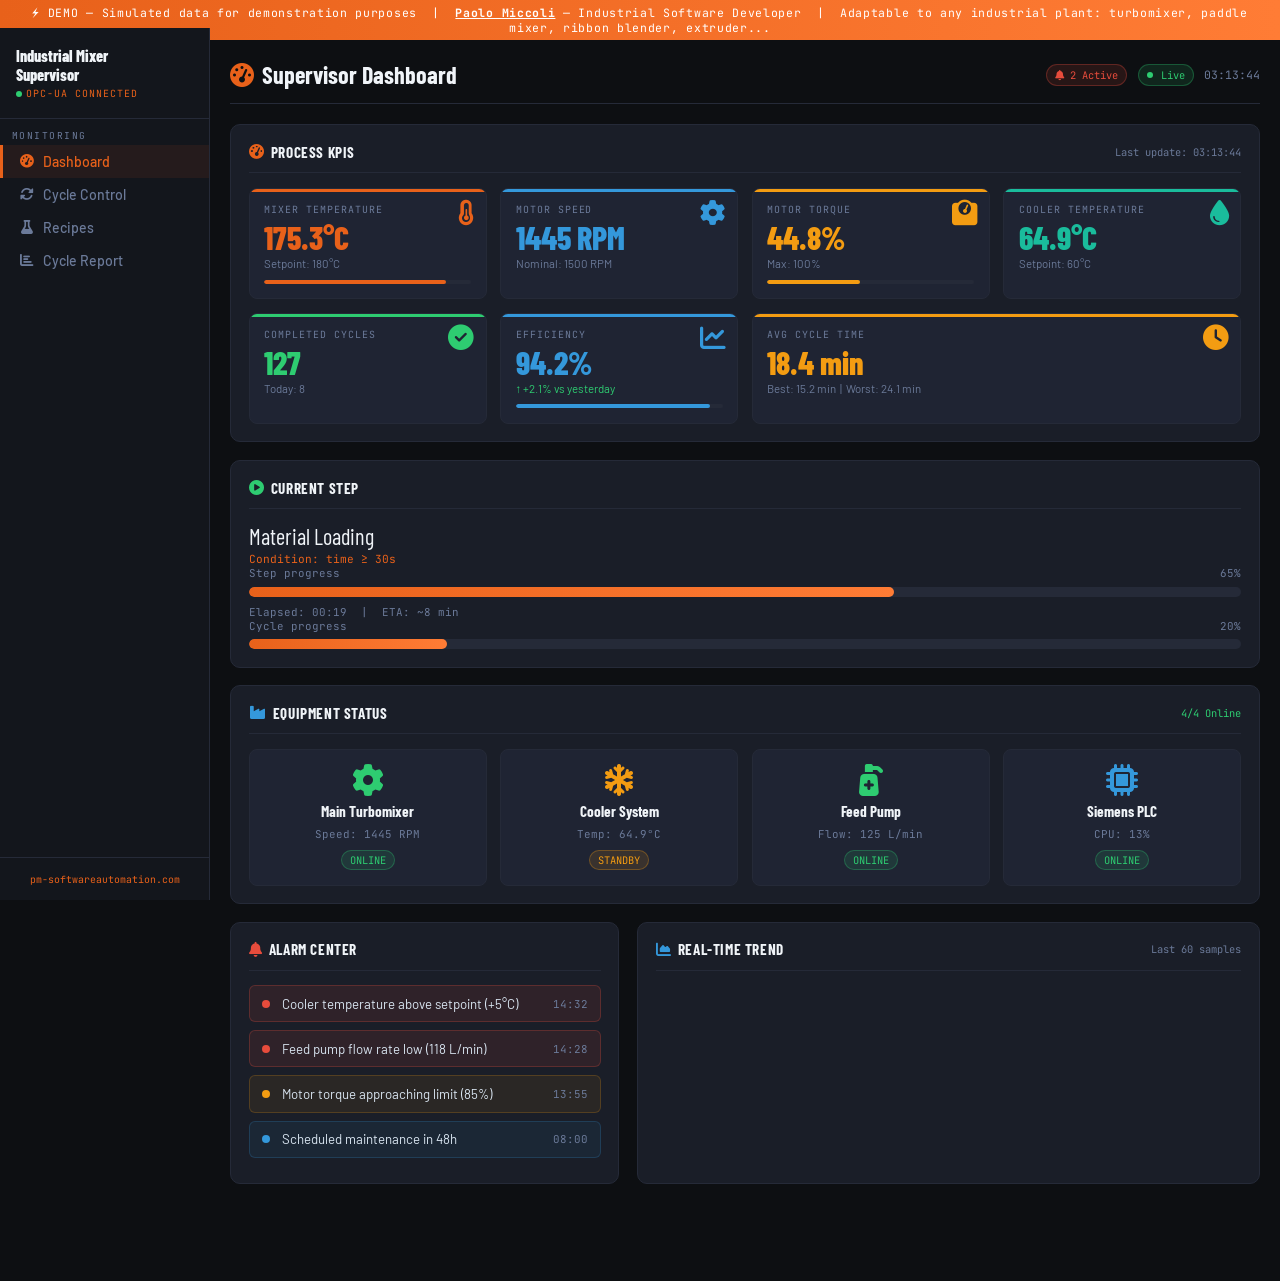
<file: index.html>
<!doctype html>
<html lang="en">
  <head>
    <meta charset="UTF-8" />
    <meta name="viewport" content="width=device-width, initial-scale=1" />
    <title>Industrial Mixer Supervisor — PM Software & Automation</title>
    <link
      href="https://fonts.googleapis.com/css2?family=Barlow+Condensed:wght@400;600;700;800&family=Barlow:wght@300;400;500;600&family=JetBrains+Mono:wght@400;600&display=swap"
      rel="stylesheet"
    />
    <link
      rel="stylesheet"
      href="https://cdnjs.cloudflare.com/ajax/libs/font-awesome/6.5.0/css/all.min.css"
    />
    <style>
      :root {
        --bg: #0d0f12;
        --bg2: #13161c;
        --panel: #1a1e28;
        --panel2: #1f2433;
        --border: #252a38;
        --orange: #e8611a;
        --org2: #ff7c35;
        --green: #2ecc71;
        --red: #e74c3c;
        --yellow: #f39c12;
        --blue: #3498db;
        --cyan: #1abc9c;
        --steel: #afc4d8;
        --muted: #6b7a99;
        --text: #d8e4f0;
        --white: #f0f4f8;
        --fh: "Barlow Condensed", sans-serif;
        --fb: "Barlow", sans-serif;
        --fm: "JetBrains Mono", monospace;
        --r: 10px;
      }
      *,
      *::before,
      *::after {
        box-sizing: border-box;
        margin: 0;
        padding: 0;
      }
      html {
        scroll-behavior: smooth;
      }
      body {
        background: var(--bg);
        color: var(--text);
        font-family: var(--fb);
        font-size: 15px;
        min-height: 100vh;
      }

      /* BANNER */
      .banner {
        background: linear-gradient(90deg, var(--orange), var(--org2));
        text-align: center;
        padding: 5px 1rem;
        font-family: var(--fm);
        font-size: 0.72rem;
        color: #fff;
        letter-spacing: 0.06em;
      }
      .banner a {
        color: #fff;
        font-weight: 700;
      }

      /* LAYOUT */
      .layout {
        display: flex;
        min-height: calc(100vh - 28px);
      }

      /* SIDEBAR */
      .sidebar {
        width: 210px;
        flex-shrink: 0;
        background: var(--bg2);
        border-right: 1px solid var(--border);
        display: flex;
        flex-direction: column;
        position: fixed;
        top: 28px;
        left: 0;
        bottom: 0;
        z-index: 50;
      }
      .sb-logo {
        padding: 1.1rem 1rem;
        border-bottom: 1px solid var(--border);
      }
      .sb-logo-title {
        font-family: var(--fh);
        font-weight: 800;
        font-size: 1rem;
        color: var(--white);
        line-height: 1.2;
      }
      .sb-logo-sub {
        font-family: var(--fm);
        font-size: 0.62rem;
        color: var(--orange);
        letter-spacing: 0.1em;
        margin-top: 3px;
      }
      .live-dot {
        display: inline-block;
        width: 6px;
        height: 6px;
        background: var(--green);
        border-radius: 50%;
        margin-right: 4px;
        animation: blink 1.5s infinite;
      }
      @keyframes blink {
        0%,
        100% {
          opacity: 1;
        }
        50% {
          opacity: 0.2;
        }
      }
      .sb-section {
        padding: 0.65rem 0.75rem 0.2rem;
        font-family: var(--fm);
        font-size: 0.6rem;
        color: var(--muted);
        letter-spacing: 0.15em;
        text-transform: uppercase;
      }
      .sb-item {
        display: flex;
        align-items: center;
        gap: 0.55rem;
        padding: 0.5rem 1rem;
        color: var(--muted);
        font-size: 0.88rem;
        font-weight: 500;
        cursor: pointer;
        border-left: 3px solid transparent;
        transition: all 0.15s;
        text-decoration: none;
      }
      .sb-item:hover {
        color: var(--text);
        background: var(--panel);
      }
      .sb-item.active {
        color: var(--orange);
        border-left-color: var(--orange);
        background: rgba(232, 97, 26, 0.08);
      }
      .sb-item i {
        width: 15px;
        text-align: center;
        font-size: 0.85rem;
      }
      .sb-footer {
        margin-top: auto;
        padding: 0.9rem;
        border-top: 1px solid var(--border);
        font-family: var(--fm);
        font-size: 0.62rem;
        color: var(--muted);
        text-align: center;
      }
      .sb-footer a {
        color: var(--orange);
        text-decoration: none;
      }

      /* MAIN */
      .main {
        margin-left: 210px;
        padding: 1.25rem;
        flex: 1;
      }
      .page {
        display: none;
      }
      .page.active {
        display: block;
      }

      /* TOPBAR */
      .topbar {
        display: flex;
        align-items: center;
        justify-content: space-between;
        margin-bottom: 1.25rem;
        padding-bottom: 0.9rem;
        border-bottom: 1px solid var(--border);
      }
      .topbar-title {
        font-family: var(--fh);
        font-weight: 700;
        font-size: 1.5rem;
        color: var(--white);
      }
      .topbar-main {
        display: flex;
        align-items: center;
        gap: 0.65rem;
      }
      .topbar-menu {
        display: none;
      }
      .topbar-right {
        display: flex;
        align-items: center;
        gap: 0.65rem;
      }
      .clock {
        font-family: var(--fm);
        font-size: 0.72rem;
        color: var(--muted);
      }
      .badge-live {
        font-family: var(--fm);
        font-size: 0.65rem;
        background: rgba(46, 204, 113, 0.12);
        color: var(--green);
        border: 1px solid rgba(46, 204, 113, 0.3);
        padding: 3px 8px;
        border-radius: 20px;
        display: flex;
        align-items: center;
        gap: 4px;
      }
      .badge-alarm {
        font-family: var(--fm);
        font-size: 0.65rem;
        background: rgba(231, 76, 60, 0.12);
        color: var(--red);
        border: 1px solid rgba(231, 76, 60, 0.3);
        padding: 3px 8px;
        border-radius: 20px;
        cursor: pointer;
      }

      /* CARDS */
      .card {
        background: var(--panel);
        border: 1px solid var(--border);
        border-radius: var(--r);
        padding: 1.1rem;
        margin-bottom: 1.1rem;
      }
      .card-head {
        display: flex;
        align-items: center;
        gap: 0.45rem;
        margin-bottom: 0.9rem;
        padding-bottom: 0.7rem;
        border-bottom: 1px solid var(--border);
      }
      .card-head h2 {
        font-family: var(--fh);
        font-weight: 700;
        font-size: 0.95rem;
        color: var(--white);
        letter-spacing: 0.04em;
        text-transform: uppercase;
      }
      .card-head-right {
        margin-left: auto;
        font-family: var(--fm);
        font-size: 0.65rem;
        color: var(--muted);
      }

      /* KPI GRID */
      .kpi-grid {
        display: grid;
        grid-template-columns: repeat(4, 1fr);
        gap: 0.85rem;
      }
      .kpi-wide {
        grid-column: span 2;
      }
      @media (max-width: 1100px) {
        .kpi-grid {
          grid-template-columns: repeat(2, 1fr);
        }
      }
      @media (max-width: 650px) {
        .kpi-grid {
          grid-template-columns: 1fr;
        }
      }

      .kpi {
        background: var(--panel2);
        border: 1px solid var(--border);
        border-radius: 8px;
        padding: 0.9rem;
        display: flex;
        flex-direction: column;
        position: relative;
        overflow: hidden;
      }
      .kpi::before {
        content: "";
        position: absolute;
        top: 0;
        left: 0;
        right: 0;
        height: 3px;
      }
      .kpi.orange::before {
        background: var(--orange);
      }
      .kpi.green::before {
        background: var(--green);
      }
      .kpi.blue::before {
        background: var(--blue);
      }
      .kpi.yellow::before {
        background: var(--yellow);
      }
      .kpi.red::before {
        background: var(--red);
      }
      .kpi.cyan::before {
        background: var(--cyan);
      }
      .kpi-icon {
        position: absolute;
        top: 0.7rem;
        right: 0.7rem;
        font-size: 1.6rem;
        opacity: 1;
      }
      .kpi-label {
        font-family: var(--fm);
        font-size: 0.62rem;
        color: var(--muted);
        letter-spacing: 0.1em;
        text-transform: uppercase;
        margin-bottom: 0.3rem;
      }
      .kpi-val {
        font-family: var(--fh);
        font-weight: 800;
        font-size: 2rem;
        line-height: 1;
        margin-bottom: 0.2rem;
      }
      .kpi.orange .kpi-val {
        color: var(--orange);
      }
      .kpi.green .kpi-val {
        color: var(--green);
      }
      .kpi.blue .kpi-val {
        color: var(--blue);
      }
      .kpi.yellow .kpi-val {
        color: var(--yellow);
      }
      .kpi.red .kpi-val {
        color: var(--red);
      }
      .kpi.cyan .kpi-val {
        color: var(--cyan);
      }
      .kpi-sub {
        font-size: 0.72rem;
        color: var(--muted);
      }
      .kpi-bar {
        margin-top: 0.6rem;
        height: 4px;
        background: var(--border);
        border-radius: 2px;
        overflow: hidden;
      }
      .kpi-bar-fill {
        height: 100%;
        border-radius: 2px;
        transition: width 0.6s ease;
      }
      .kpi.orange .kpi-bar-fill {
        background: var(--orange);
      }
      .kpi.green .kpi-bar-fill {
        background: var(--green);
      }
      .kpi.blue .kpi-bar-fill {
        background: var(--blue);
      }
      .kpi.yellow .kpi-bar-fill {
        background: var(--yellow);
      }
      .kpi.cyan .kpi-bar-fill {
        background: var(--cyan);
      }

      /* EQUIPMENT */
      .eq-grid {
        display: grid;
        grid-template-columns: repeat(4, 1fr);
        gap: 0.85rem;
      }
      @media (max-width: 900px) {
        .eq-grid {
          grid-template-columns: repeat(2, 1fr);
        }
      }
      .eq-card {
        background: var(--panel2);
        border: 1px solid var(--border);
        border-radius: 8px;
        padding: 0.9rem;
        display: flex;
        flex-direction: column;
        align-items: center;
        text-align: center;
        gap: 0.4rem;
      }
      .eq-icon {
        font-size: 2rem;
      }
      .eq-icon.online {
        color: var(--green);
        animation: spin 4s linear infinite;
      }
      .eq-icon.standby {
        color: var(--yellow);
        animation: pulse2 2s ease-in-out infinite;
      }
      .eq-icon.offline {
        color: var(--red);
      }
      .eq-icon.static {
        color: var(--blue);
      }
      @keyframes spin {
        from {
          transform: rotate(0deg);
        }
        to {
          transform: rotate(360deg);
        }
      }
      @keyframes pulse2 {
        0%,
        100% {
          opacity: 1;
        }
        50% {
          opacity: 0.3;
        }
      }
      .eq-name {
        font-family: var(--fh);
        font-weight: 700;
        font-size: 0.95rem;
        color: var(--white);
      }
      .eq-detail {
        font-family: var(--fm);
        font-size: 0.68rem;
        color: var(--muted);
      }
      .eq-badge {
        font-family: var(--fm);
        font-size: 0.65rem;
        padding: 2px 8px;
        border-radius: 20px;
        margin-top: 0.2rem;
      }
      .eq-badge.online {
        background: rgba(46, 204, 113, 0.12);
        color: var(--green);
        border: 1px solid rgba(46, 204, 113, 0.3);
      }
      .eq-badge.standby {
        background: rgba(243, 156, 18, 0.12);
        color: var(--yellow);
        border: 1px solid rgba(243, 156, 18, 0.3);
      }
      .eq-badge.offline {
        background: rgba(231, 76, 60, 0.12);
        color: var(--red);
        border: 1px solid rgba(231, 76, 60, 0.3);
      }

      /* TREND CANVAS */
      .trend-wrap {
        position: relative;
        height: 180px;
        width: 100%;
      }
      canvas {
        width: 100% !important;
      }

      /* ALARMS */
      .alarm-list {
        display: flex;
        flex-direction: column;
        gap: 0.5rem;
      }
      .alarm-item {
        display: flex;
        align-items: center;
        gap: 0.75rem;
        padding: 0.6rem 0.75rem;
        border-radius: 6px;
        font-size: 0.85rem;
      }
      .alarm-item.active {
        background: rgba(231, 76, 60, 0.1);
        border: 1px solid rgba(231, 76, 60, 0.25);
      }
      .alarm-item.warn {
        background: rgba(243, 156, 18, 0.08);
        border: 1px solid rgba(243, 156, 18, 0.2);
      }
      .alarm-item.info {
        background: rgba(52, 152, 219, 0.08);
        border: 1px solid rgba(52, 152, 219, 0.2);
      }
      .alarm-dot {
        width: 8px;
        height: 8px;
        border-radius: 50%;
        flex-shrink: 0;
      }
      .alarm-item.active .alarm-dot {
        background: var(--red);
        animation: blink 0.8s infinite;
      }
      .alarm-item.warn .alarm-dot {
        background: var(--yellow);
      }
      .alarm-item.info .alarm-dot {
        background: var(--blue);
      }
      .alarm-time {
        font-family: var(--fm);
        font-size: 0.68rem;
        color: var(--muted);
        margin-left: auto;
        white-space: nowrap;
      }

      /* CYCLE */
      .step-grid {
        display: grid;
        grid-template-columns: 1fr 1fr;
        gap: 1.1rem;
      }
      @media (max-width: 800px) {
        .step-grid {
          grid-template-columns: 1fr;
        }
      }
      .step-list {
        display: flex;
        flex-direction: column;
        gap: 0.4rem;
      }
      .step-item {
        display: flex;
        align-items: center;
        gap: 0.65rem;
        padding: 0.55rem 0.75rem;
        background: var(--panel2);
        border: 1px solid var(--border);
        border-radius: 6px;
        font-size: 0.85rem;
        transition: all 0.2s;
      }
      .step-item.current {
        border-color: var(--orange);
        background: rgba(232, 97, 26, 0.08);
      }
      .step-item.done {
        border-color: rgba(46, 204, 113, 0.3);
        background: rgba(46, 204, 113, 0.05);
      }
      .step-num {
        font-family: var(--fm);
        font-size: 0.7rem;
        color: var(--muted);
        min-width: 20px;
      }
      .step-name {
        flex: 1;
        color: var(--steel);
      }
      .step-item.current .step-name {
        color: var(--white);
        font-weight: 600;
      }
      .step-cond {
        font-family: var(--fm);
        font-size: 0.68rem;
        color: var(--muted);
      }
      .step-status {
        font-family: var(--fm);
        font-size: 0.65rem;
        padding: 2px 6px;
        border-radius: 4px;
      }
      .step-status.done {
        background: rgba(46, 204, 113, 0.12);
        color: var(--green);
      }
      .step-status.running {
        background: rgba(232, 97, 26, 0.12);
        color: var(--orange);
        animation: blink 1.5s infinite;
      }
      .step-status.wait {
        background: rgba(107, 122, 153, 0.12);
        color: var(--muted);
      }

      .cycle-progress {
        margin: 0.9rem 0;
      }
      .prog-label {
        display: flex;
        justify-content: space-between;
        font-family: var(--fm);
        font-size: 0.68rem;
        color: var(--muted);
        margin-bottom: 0.4rem;
      }
      .prog-bar {
        height: 10px;
        background: var(--border);
        border-radius: 5px;
        overflow: hidden;
      }
      .prog-fill {
        height: 100%;
        border-radius: 5px;
        transition: width 0.5s ease;
        background: linear-gradient(90deg, var(--orange), var(--org2));
      }

      .cycle-controls {
        display: flex;
        gap: 0.65rem;
        margin-top: 0.9rem;
        flex-wrap: wrap;
      }
      .btn {
        display: inline-flex;
        align-items: center;
        gap: 0.35rem;
        padding: 0.55rem 1rem;
        border-radius: 6px;
        border: none;
        cursor: pointer;
        font-family: var(--fb);
        font-weight: 600;
        font-size: 0.83rem;
        transition: all 0.2s;
      }
      .btn-primary {
        background: var(--blue);
        color: #fff;
      }
      .btn-primary:hover {
        background: #2980b9;
      }
      .btn-orange {
        background: var(--orange);
        color: #fff;
      }
      .btn-orange:hover {
        background: var(--org2);
      }
      .btn-ghost {
        background: var(--panel2);
        color: var(--muted);
        border: 1px solid var(--border);
      }
      .btn-ghost:hover {
        border-color: var(--orange);
        color: var(--orange);
      }
      .btn-danger {
        background: rgba(231, 76, 60, 0.15);
        color: var(--red);
        border: 1px solid rgba(231, 76, 60, 0.3);
      }
      .btn-danger:hover {
        background: rgba(231, 76, 60, 0.25);
      }
      .btn-success {
        background: rgba(46, 204, 113, 0.12);
        color: var(--green);
        border: 1px solid rgba(46, 204, 113, 0.25);
      }
      .btn-success:hover {
        background: rgba(46, 204, 113, 0.2);
      }
      .btn:disabled {
        opacity: 0.4;
        cursor: not-allowed;
      }

      /* RECIPES */
      .recipe-grid {
        display: grid;
        grid-template-columns: repeat(3, 1fr);
        gap: 0.85rem;
      }
      @media (max-width: 900px) {
        .recipe-grid {
          grid-template-columns: repeat(2, 1fr);
        }
      }
      @media (max-width: 600px) {
        .recipe-grid {
          grid-template-columns: 1fr;
        }
      }
      .recipe-card {
        background: var(--panel2);
        border: 1px solid var(--border);
        border-radius: 8px;
        padding: 1rem;
        transition: all 0.2s;
        cursor: pointer;
      }
      .recipe-card:hover {
        border-color: var(--orange);
        transform: translateY(-2px);
      }
      .recipe-card.active-recipe {
        border-color: var(--green);
        background: rgba(46, 204, 113, 0.05);
      }
      .recipe-name {
        font-family: var(--fh);
        font-weight: 700;
        font-size: 1.05rem;
        color: var(--white);
        margin-bottom: 0.5rem;
      }
      .recipe-params {
        display: flex;
        flex-direction: column;
        gap: 0.3rem;
      }
      .recipe-param {
        display: flex;
        justify-content: space-between;
        font-size: 0.8rem;
      }
      .recipe-param-label {
        color: var(--muted);
      }
      .recipe-param-val {
        font-family: var(--fm);
        color: var(--steel);
      }
      .recipe-actions {
        display: flex;
        gap: 0.4rem;
        margin-top: 0.75rem;
      }

      /* REPORT */
      .report-stats {
        display: grid;
        grid-template-columns: repeat(4, 1fr);
        gap: 0.85rem;
        margin-bottom: 1.1rem;
      }
      @media (max-width: 900px) {
        .report-stats {
          grid-template-columns: repeat(2, 1fr);
        }
      }
      .r-stat {
        background: var(--panel2);
        border: 1px solid var(--border);
        border-radius: 8px;
        padding: 0.9rem;
        text-align: center;
      }
      .r-stat-num {
        font-family: var(--fh);
        font-weight: 800;
        font-size: 2.2rem;
        line-height: 1;
      }
      .r-stat-num.orange {
        color: var(--orange);
      }
      .r-stat-num.green {
        color: var(--green);
      }
      .r-stat-num.blue {
        color: var(--blue);
      }
      .r-stat-num.yellow {
        color: var(--yellow);
      }
      .r-stat-label {
        font-family: var(--fm);
        font-size: 0.65rem;
        color: var(--muted);
        margin-top: 0.3rem;
        text-transform: uppercase;
        letter-spacing: 0.08em;
      }

      /* TABLE */
      .tbl-wrap {
        overflow-x: auto;
      }
      table {
        width: 100%;
        border-collapse: collapse;
        font-size: 0.83rem;
      }
      thead th {
        background: var(--panel2);
        color: var(--muted);
        font-family: var(--fm);
        font-size: 0.65rem;
        letter-spacing: 0.08em;
        text-transform: uppercase;
        padding: 0.6rem 0.7rem;
        border-bottom: 1px solid var(--border);
        white-space: nowrap;
      }
      tbody tr {
        border-bottom: 1px solid var(--border);
        transition: background 0.15s;
        cursor: pointer;
      }
      tbody tr:hover {
        background: rgba(255, 255, 255, 0.02);
      }
      tbody td {
        padding: 0.55rem 0.7rem;
        color: var(--steel);
        vertical-align: middle;
      }
      .expand-content {
        background: rgba(232, 97, 26, 0.04) !important;
      }
      .expand-content td {
        padding: 1rem;
      }

      .tag {
        font-family: var(--fm);
        font-size: 0.64rem;
        padding: 2px 7px;
        border-radius: 4px;
        display: inline-block;
      }
      .tag.success {
        background: rgba(46, 204, 113, 0.12);
        color: var(--green);
      }
      .tag.warn {
        background: rgba(243, 156, 18, 0.12);
        color: var(--yellow);
      }
      .tag.danger {
        background: rgba(231, 76, 60, 0.12);
        color: var(--red);
      }
      .tag.info {
        background: rgba(52, 152, 219, 0.12);
        color: var(--blue);
      }
      .tag.orange {
        background: rgba(232, 97, 26, 0.12);
        color: var(--orange);
      }

      /* MODAL */
      .overlay {
        position: fixed;
        inset: 0;
        background: rgba(0, 0, 0, 0.75);
        z-index: 200;
        display: none;
        align-items: center;
        justify-content: center;
      }
      .overlay.open {
        display: flex;
      }
      .modal {
        background: var(--panel);
        border: 1px solid var(--border);
        border-radius: 12px;
        width: 90%;
        max-width: 500px;
        max-height: 88vh;
        overflow-y: auto;
      }
      .modal-hdr {
        padding: 1rem 1.2rem;
        display: flex;
        align-items: center;
        justify-content: space-between;
        border-bottom: 1px solid var(--border);
      }
      .modal-hdr h3 {
        font-family: var(--fh);
        font-size: 1.1rem;
        color: var(--white);
      }
      .modal-x {
        background: none;
        border: none;
        color: var(--muted);
        font-size: 1.1rem;
        cursor: pointer;
      }
      .modal-x:hover {
        color: var(--white);
      }
      .modal-body {
        padding: 1.2rem;
      }
      .form-group {
        display: flex;
        flex-direction: column;
        gap: 0.3rem;
        margin-bottom: 0.85rem;
      }
      .form-label {
        font-family: var(--fm);
        font-size: 0.65rem;
        color: var(--muted);
        text-transform: uppercase;
        letter-spacing: 0.1em;
      }
      .form-input,
      .form-select {
        background: var(--panel2);
        border: 1px solid var(--border);
        border-radius: 6px;
        padding: 0.55rem 0.8rem;
        color: var(--text);
        font-family: var(--fb);
        font-size: 0.88rem;
        outline: none;
        transition: border-color 0.2s;
      }
      .form-input:focus,
      .form-select:focus {
        border-color: var(--orange);
      }
      .form-select option {
        background: var(--panel);
      }
      .modal-ftr {
        padding: 0.9rem 1.2rem;
        border-top: 1px solid var(--border);
        display: flex;
        gap: 0.5rem;
        justify-content: flex-end;
      }

      /* TOAST */
      .toasts {
        position: fixed;
        bottom: 1.25rem;
        right: 1.25rem;
        z-index: 999;
        display: flex;
        flex-direction: column;
        gap: 0.4rem;
      }
      .toast {
        background: var(--panel2);
        border: 1px solid var(--border);
        border-left: 4px solid var(--green);
        border-radius: 8px;
        padding: 0.65rem 1rem;
        font-size: 0.83rem;
        color: var(--white);
        min-width: 240px;
        display: flex;
        align-items: center;
        gap: 0.5rem;
        animation: slideIn 0.3s ease;
      }
      .toast.error {
        border-left-color: var(--red);
      }
      .toast.warn {
        border-left-color: var(--yellow);
      }
      .toast.info {
        border-left-color: var(--blue);
      }
      @keyframes slideIn {
        from {
          transform: translateX(30px);
          opacity: 0;
        }
        to {
          transform: none;
          opacity: 1;
        }
      }

      /* PAGINATION */
      .pagi {
        display: flex;
        align-items: center;
        justify-content: space-between;
        margin-top: 0.9rem;
      }
      .pagi-info {
        font-family: var(--fm);
        font-size: 0.68rem;
        color: var(--muted);
      }
      .pagi-btns {
        display: flex;
        gap: 0.2rem;
      }
      .pg {
        background: var(--panel2);
        border: 1px solid var(--border);
        color: var(--muted);
        padding: 0.28rem 0.6rem;
        border-radius: 4px;
        cursor: pointer;
        font-size: 0.8rem;
        transition: all 0.15s;
      }
      .pg:hover {
        border-color: var(--orange);
        color: var(--orange);
      }
      .pg.active {
        background: var(--orange);
        border-color: var(--orange);
        color: #fff;
      }
      .pg:disabled {
        opacity: 0.3;
        cursor: not-allowed;
      }

      ::-webkit-scrollbar {
        width: 5px;
        height: 5px;
      }
      ::-webkit-scrollbar-track {
        background: var(--bg2);
      }
      ::-webkit-scrollbar-thumb {
        background: var(--border);
        border-radius: 3px;
      }

      /* ───── MOBILE NAVIGATION ───── */
      .sb-toggle {
        display: none;
        background: rgba(13, 15, 18, 0.92);
        border: 1px solid rgba(232, 97, 26, 0.85);
        color: #fff;
        width: 38px;
        height: 38px;
        border-radius: 8px;
        cursor: pointer;
        font-size: 1rem;
        align-items: center;
        justify-content: center;
        box-shadow: 0 2px 8px rgba(0, 0, 0, 0.5);
        transition: all 0.15s;
      }
      .sb-toggle:hover {
        background: var(--panel2);
        box-shadow: 0 4px 12px rgba(0, 0, 0, 0.6);
      }
      .sb-overlay {
        display: none;
        position: fixed;
        inset: 0;
        background: rgba(0, 0, 0, 0.65);
        z-index: 49;
      }
      .sb-overlay.open {
        display: block;
      }

      @media (max-width: 900px) {
        .topbar-menu {
          display: flex;
        }
        .banner {
          font-size: 0.6rem;
          letter-spacing: 0.02em;
          padding: 6px 0.6rem;
          line-height: 1.4;
        }
        .sidebar {
          transform: translateX(-100%);
          transition: transform 0.24s ease;
          top: 0;
        }
        .sidebar.open {
          transform: translateX(0);
        }
        .main {
          margin-left: 0;
          padding: 1rem 0.75rem;
        }
        .topbar {
          flex-wrap: wrap;
          gap: 0.4rem;
        }
        .topbar-title {
          font-size: 1.15rem;
        }
        .topbar-right {
          flex-wrap: wrap;
          gap: 0.35rem;
        }
        .alarm-trend-grid {
          grid-template-columns: 1fr !important;
        }
        .kpi-wide {
          grid-column: span 1;
        }
        .report-stats {
          grid-template-columns: repeat(2, 1fr) !important;
        }
        .trend-wrap {
          height: 150px;
        }
      }

      @media (max-width: 480px) {
        .topbar-title {
          font-size: 0.95rem;
        }
        .clock {
          display: none;
        }
        .eq-grid {
          grid-template-columns: repeat(2, 1fr);
        }
      }
    </style>
  </head>
  <body>
    <div class="banner">
      ⚡ DEMO — Simulated data for demonstration purposes &nbsp;|&nbsp;
      <a href="https://pm-softwareautomation.com" target="_blank"
        >Paolo Miccoli</a
      >
      — Industrial Software Developer &nbsp;|&nbsp; Adaptable to any industrial
      plant: turbomixer, paddle mixer, ribbon blender, extruder...
    </div>

    <div class="sb-overlay" id="sb-overlay" onclick="closeSidebar()"></div>

    <div class="layout">
      <!-- SIDEBAR -->
      <nav class="sidebar">
        <div class="sb-logo">
          <div class="sb-logo-title">Industrial Mixer<br />Supervisor</div>
          <div class="sb-logo-sub">
            <span class="live-dot"></span>OPC-UA CONNECTED
          </div>
        </div>
        <div class="sb-section">Monitoring</div>
        <a class="sb-item active" onclick="showPage('dashboard', this)"
          ><i class="fas fa-tachometer-alt"></i> Dashboard</a
        >
        <a class="sb-item" onclick="showPage('cycle', this)"
          ><i class="fas fa-sync-alt"></i> Cycle Control</a
        >
        <a class="sb-item" onclick="showPage('recipes', this)"
          ><i class="fas fa-flask"></i> Recipes</a
        >
        <a class="sb-item" onclick="showPage('report', this)"
          ><i class="fas fa-chart-bar"></i> Cycle Report</a
        >
        <div class="sb-footer">
          <a href="https://pm-softwareautomation.com" target="_blank"
            >pm-softwareautomation.com</a
          >
        </div>
      </nav>

      <main class="main">
        <!-- ═══ DASHBOARD ═══ -->
        <div id="page-dashboard" class="page active">
          <div class="topbar">
            <div class="topbar-main">
              <button
                class="sb-toggle topbar-menu"
                onclick="toggleSidebar()"
                title="Menu"
              >
                <i class="fas fa-bars"></i>
              </button>
              <div class="topbar-title">
                <i
                  class="fas fa-tachometer-alt"
                  style="color: var(--orange); margin-right: 0.5rem"
                ></i
                >Supervisor Dashboard
              </div>
            </div>
            <div class="topbar-right">
              <span
                class="badge-alarm"
                onclick="
                  showPage('dashboard', null);
                  scrollTo(0, 0);
                "
                id="alarm-badge"
                ><i class="fas fa-bell"></i> 2 Active</span
              >
              <span class="badge-live"><span class="live-dot"></span>Live</span>
              <span class="clock" id="clk">--:--:--</span>
            </div>
          </div>

          <!-- KPI -->
          <div class="card">
            <div class="card-head">
              <i class="fas fa-tachometer-alt" style="color: var(--orange)"></i>
              <h2>Process KPIs</h2>
              <span class="card-head-right"
                >Last update: <span id="last-upd">--:--</span></span
              >
            </div>
            <div class="kpi-grid">
              <div class="kpi orange">
                <i
                  class="fas fa-thermometer-half kpi-icon"
                  style="color: var(--orange)"
                ></i>
                <div class="kpi-label">Mixer Temperature</div>
                <div class="kpi-val" id="kpi-temp">--</div>
                <div class="kpi-sub">Setpoint: 180°C</div>
                <div class="kpi-bar">
                  <div
                    class="kpi-bar-fill"
                    id="bar-temp"
                    style="width: 0%"
                  ></div>
                </div>
              </div>
              <div class="kpi blue">
                <i class="fas fa-cog kpi-icon" style="color: var(--blue)"></i>
                <div class="kpi-label">Motor Speed</div>
                <div class="kpi-val" id="kpi-rpm">--</div>
                <div class="kpi-sub" id="kpi-rpm-sub">Nominal: 1500 RPM</div>
              </div>
              <div class="kpi yellow">
                <i
                  class="fas fa-weight kpi-icon"
                  style="color: var(--yellow)"
                ></i>
                <div class="kpi-label">Motor Torque</div>
                <div class="kpi-val" id="kpi-torque">--</div>
                <div class="kpi-sub">Max: 100%</div>
                <div class="kpi-bar">
                  <div
                    class="kpi-bar-fill"
                    id="bar-torque"
                    style="width: 0%"
                  ></div>
                </div>
              </div>
              <div class="kpi cyan">
                <i class="fas fa-tint kpi-icon" style="color: var(--cyan)"></i>
                <div class="kpi-label">Cooler Temperature</div>
                <div class="kpi-val" id="kpi-cool">--</div>
                <div class="kpi-sub">Setpoint: 60°C</div>
              </div>
              <div class="kpi green">
                <i
                  class="fas fa-check-circle kpi-icon"
                  style="color: var(--green)"
                ></i>
                <div class="kpi-label">Completed Cycles</div>
                <div class="kpi-val" id="kpi-cycles">127</div>
                <div class="kpi-sub">Today: <span id="kpi-today">8</span></div>
              </div>
              <div class="kpi blue">
                <i
                  class="fas fa-chart-line kpi-icon"
                  style="color: var(--blue)"
                ></i>
                <div class="kpi-label">Efficiency</div>
                <div class="kpi-val" id="kpi-eff">94.2%</div>
                <div class="kpi-sub" style="color: var(--green)">
                  ↑ +2.1% vs yesterday
                </div>
                <div class="kpi-bar">
                  <div
                    class="kpi-bar-fill"
                    id="bar-eff"
                    style="width: 94%"
                  ></div>
                </div>
              </div>
              <div class="kpi yellow kpi-wide">
                <i
                  class="fas fa-clock kpi-icon"
                  style="color: var(--yellow)"
                ></i>
                <div class="kpi-label">Avg Cycle Time</div>
                <div class="kpi-val" id="kpi-avgcycle">18.4 min</div>
                <div class="kpi-sub">
                  Best: 15.2 min &nbsp;|&nbsp; Worst: 24.1 min
                </div>
              </div>
            </div>
          </div>

          <!-- CURRENT STEP -->
          <div class="card">
            <div class="card-head">
              <i class="fas fa-play-circle" style="color: var(--green)"></i>
              <h2>Current Step</h2>
            </div>
            <div class="card-body row">
              <div class="col mb-2">
                <div
                  style="
                    font-family: var(--fh);
                    font-size: 1.4rem;
                    color: var(--white);
                  "
                  id="curr-step-name"
                >
                  Material Loading
                </div>
                <div
                  style="
                    font-family: var(--fm);
                    font-size: 0.7rem;
                    color: var(--orange);
                    margin-top: 0.2rem;
                  "
                  id="curr-step-cond"
                >
                  Condition: time ≥ 30s
                </div>
              </div>
              <div class="col">
                <div class="prog-label">
                  <span>Step progress</span><span id="step-pct">65%</span>
                </div>
                <div class="prog-bar">
                  <div class="prog-fill" id="step-bar" style="width: 65%"></div>
                </div>
                <div
                  style="
                    margin-top: 0.5rem;
                    font-family: var(--fm);
                    font-size: 0.68rem;
                    color: var(--muted);
                  "
                >
                  Elapsed: <span id="step-elapsed">00:19</span> &nbsp;|&nbsp;
                  ETA: <span id="step-eta">~8 min</span>
                </div>
              </div>
              <div class="col">
                <div class="prog-label">
                  <span>Cycle progress</span><span id="cycle-pct">20%</span>
                </div>
                <div class="prog-bar">
                  <div
                    class="prog-fill"
                    id="cycle-bar"
                    style="width: 20%"
                  ></div>
                </div>
              </div>
            </div>
          </div>

          <!-- EQUIPMENT -->
          <div class="card">
            <div class="card-head">
              <i class="fas fa-industry" style="color: var(--blue)"></i>
              <h2>Equipment Status</h2>
              <span class="card-head-right" style="color: var(--green)"
                >4/4 Online</span
              >
            </div>
            <div class="eq-grid">
              <div class="eq-card">
                <i class="fas fa-cog eq-icon online"></i>
                <div class="eq-name">Main Turbomixer</div>
                <div class="eq-detail" id="eq-rpm">Speed: 1450 RPM</div>
                <span class="eq-badge online">ONLINE</span>
              </div>
              <div class="eq-card">
                <i class="fas fa-snowflake eq-icon standby"></i>
                <div class="eq-name">Cooler System</div>
                <div class="eq-detail" id="eq-cool">Temp: 65°C</div>
                <span class="eq-badge standby">STANDBY</span>
              </div>
              <div class="eq-card">
                <i
                  class="fas fa-pump-medical eq-icon online"
                  style="animation: none; color: var(--green)"
                ></i>
                <div class="eq-name">Feed Pump</div>
                <div class="eq-detail">Flow: 125 L/min</div>
                <span class="eq-badge online">ONLINE</span>
              </div>
              <div class="eq-card">
                <i class="fas fa-microchip eq-icon static"></i>
                <div class="eq-name">Siemens PLC</div>
                <div class="eq-detail" id="eq-cpu">CPU: 12%</div>
                <span class="eq-badge online">ONLINE</span>
              </div>
            </div>
          </div>

          <!-- ALARMS + TREND -->
          <div
            class="alarm-trend-grid"
            style="display: grid; grid-template-columns: 1fr 1.6fr; gap: 1.1rem"
          >
            <div class="card">
              <div class="card-head">
                <i class="fas fa-bell" style="color: var(--red)"></i>
                <h2>Alarm Center</h2>
              </div>
              <div class="alarm-list" id="alarm-list"></div>
            </div>
            <div class="card">
              <div class="card-head">
                <i class="fas fa-chart-area" style="color: var(--blue)"></i>
                <h2>Real-time Trend</h2>
                <span class="card-head-right">Last 60 samples</span>
              </div>
              <div class="trend-wrap"><canvas id="trend-canvas"></canvas></div>
            </div>
          </div>
        </div>

        <!-- ═══ CYCLE ═══ -->
        <div id="page-cycle" class="page">
          <div class="topbar">
            <div class="topbar-main">
              <button
                class="sb-toggle topbar-menu"
                onclick="toggleSidebar()"
                title="Menu"
              >
                <i class="fas fa-bars"></i>
              </button>
              <div class="topbar-title">
                <i
                  class="fas fa-sync-alt"
                  style="color: var(--orange); margin-right: 0.5rem"
                ></i
                >Cycle Control
              </div>
            </div>
            <div class="topbar-right">
              <span class="clock" id="clk2">--:--:--</span>
            </div>
          </div>
          <div class="step-grid">
            <div class="card">
              <div class="card-head">
                <i class="fas fa-list-ol" style="color: var(--orange)"></i>
                <h2>Cycle Steps</h2>
                <span class="card-head-right" id="cycle-active-step"
                  >Step 1 / 6</span
                >
              </div>
              <div class="step-list" id="step-list"></div>
              <div class="cycle-progress">
                <div class="prog-label">
                  <span>Overall cycle progress</span
                  ><span id="cycle-prog-pct">20%</span>
                </div>
                <div class="prog-bar">
                  <div
                    class="prog-fill"
                    id="cycle-prog-bar"
                    style="width: 20%"
                  ></div>
                </div>
              </div>
              <div class="cycle-controls">
                <button class="btn btn-orange" onclick="advanceStep()">
                  <i class="fas fa-step-forward"></i> Advance Step
                </button>
                <button class="btn btn-danger" onclick="resetCycle()">
                  <i class="fas fa-redo"></i> Reset Cycle
                </button>
              </div>
            </div>
            <div class="card">
              <div class="card-head">
                <i class="fas fa-chart-line" style="color: var(--blue)"></i>
                <h2>Temperature & Torque</h2>
              </div>
              <div class="trend-wrap"><canvas id="cycle-canvas"></canvas></div>
              <div style="margin-top: 0.9rem">
                <div
                  class="card-head"
                  style="border: none; padding: 0; margin: 0 0 0.6rem"
                >
                  <i
                    class="fas fa-info-circle"
                    style="color: var(--muted); font-size: 0.85rem"
                  ></i>
                  <h2 style="font-size: 0.8rem">Current Conditions</h2>
                </div>
                <div
                  style="
                    display: grid;
                    grid-template-columns: 1fr 1fr;
                    gap: 0.5rem;
                  "
                  id="cycle-conditions"
                ></div>
              </div>
            </div>
          </div>
        </div>

        <!-- ═══ RECIPES ═══ -->
        <div id="page-recipes" class="page">
          <div class="topbar">
            <div class="topbar-main">
              <button
                class="sb-toggle topbar-menu"
                onclick="toggleSidebar()"
                title="Menu"
              >
                <i class="fas fa-bars"></i>
              </button>
              <div class="topbar-title">
                <i
                  class="fas fa-flask"
                  style="color: var(--orange); margin-right: 0.5rem"
                ></i
                >Recipe Management
              </div>
            </div>
            <div class="topbar-right">
              <button class="btn btn-orange" onclick="openRecipeModal()">
                <i class="fas fa-plus"></i> New Recipe
              </button>
            </div>
          </div>
          <div class="card">
            <div class="card-head">
              <i class="fas fa-layer-group" style="color: var(--muted)"></i>
              <h2>Available Recipes</h2>
              <span class="card-head-right" id="recipe-count">-- recipes</span>
            </div>
            <div class="recipe-grid" id="recipe-grid"></div>
          </div>
        </div>

        <!-- ═══ REPORT ═══ -->
        <div id="page-report" class="page">
          <div class="topbar">
            <div class="topbar-main">
              <button
                class="sb-toggle topbar-menu"
                onclick="toggleSidebar()"
                title="Menu"
              >
                <i class="fas fa-bars"></i>
              </button>
              <div class="topbar-title">
                <i
                  class="fas fa-chart-bar"
                  style="color: var(--orange); margin-right: 0.5rem"
                ></i
                >Cycle Report
              </div>
            </div>
            <div class="topbar-right">
              <button
                class="btn btn-success btn-sm"
                style="font-size: 0.78rem; padding: 0.4rem 0.8rem"
                onclick="exportCSV()"
              >
                <i class="fas fa-file-csv"></i> Export CSV
              </button>
            </div>
          </div>
          <div class="report-stats" id="report-stats"></div>
          <div class="card">
            <div class="card-head">
              <i class="fas fa-history" style="color: var(--blue)"></i>
              <h2>Cycle History</h2>
              <span class="card-head-right" id="report-count"></span>
            </div>
            <div class="tbl-wrap">
              <table>
                <thead>
                  <tr>
                    <th style="width: 32px"></th>
                    <th onclick="sortReport('date')" style="cursor: pointer">
                      Date / Time
                      <i class="fas fa-sort" style="font-size: 0.55rem"></i>
                    </th>
                    <th>Recipe</th>
                    <th onclick="sortReport('dur')" style="cursor: pointer">
                      Duration
                      <i class="fas fa-sort" style="font-size: 0.55rem"></i>
                    </th>
                    <th onclick="sortReport('temp')" style="cursor: pointer">
                      Peak Temp
                      <i class="fas fa-sort" style="font-size: 0.55rem"></i>
                    </th>
                    <th>Max Torque</th>
                    <th>Result</th>
                    <th>Operator</th>
                  </tr>
                </thead>
                <tbody id="report-tbody"></tbody>
              </table>
            </div>
            <div class="pagi" id="report-pagi"></div>
          </div>
        </div>
      </main>
    </div>

    <!-- RECIPE MODAL -->
    <div class="overlay" id="recipe-modal">
      <div class="modal">
        <div class="modal-hdr">
          <h3>New Recipe</h3>
          <button class="modal-x" onclick="closeModal('recipe-modal')">
            <i class="fas fa-times"></i>
          </button>
        </div>
        <div class="modal-body">
          <div class="form-group">
            <label class="form-label">Recipe Name</label
            ><input
              class="form-input"
              id="r-name"
              placeholder="e.g. PP-Black-30%GF"
            />
          </div>
          <div class="form-group">
            <label class="form-label">Target Temperature (°C)</label
            ><input
              type="number"
              class="form-input"
              id="r-temp"
              placeholder="180"
            />
          </div>
          <div class="form-group">
            <label class="form-label">Cycle Time (min)</label
            ><input
              type="number"
              class="form-input"
              id="r-time"
              placeholder="20"
            />
          </div>
          <div class="form-group">
            <label class="form-label">Max Speed (RPM)</label
            ><input
              type="number"
              class="form-input"
              id="r-rpm"
              placeholder="1500"
            />
          </div>
          <div class="form-group">
            <label class="form-label">Material Type</label>
            <select class="form-select" id="r-mat">
              <option>Thermoplastic</option>
              <option>Thermoset</option>
              <option>Rubber compound</option>
              <option>Chemical compound</option>
              <option>Food grade</option>
              <option>Custom</option>
            </select>
          </div>
        </div>
        <div class="modal-ftr">
          <button class="btn btn-ghost" onclick="closeModal('recipe-modal')">
            Cancel
          </button>
          <button class="btn btn-orange" onclick="saveRecipe()">
            <i class="fas fa-save"></i> Save Recipe
          </button>
        </div>
      </div>
    </div>

    <div class="toasts" id="toasts"></div>

    <script>
      // ══════════════════════════════════════════════
      // DATA
      // ══════════════════════════════════════════════
      const STEPS = [
        { name: "Material Loading", cond: "time ≥ 30s", type: "time", val: 30 },
        { name: "Dry Mixing", cond: "time ≥ 120s", type: "time", val: 120 },
        { name: "Heating Phase", cond: "temp ≥ 180°C", type: "temp", val: 180 },
        {
          name: "Intensive Mixing",
          cond: "torque ≤ 35%",
          type: "torque",
          val: 35,
        },
        {
          name: "Discharge to Cooler",
          cond: "time ≥ 60s",
          type: "time",
          val: 60,
        },
        { name: "Cooling", cond: "temp ≤ 60°C", type: "temp", val: 60 },
      ];

      let currentStep = 0;
      let cycleProgress = 20;
      let stepProgress = 65;

      const ALARMS = [
        {
          level: "active",
          msg: "Cooler temperature above setpoint (+5°C)",
          time: "14:32",
        },
        {
          level: "active",
          msg: "Feed pump flow rate low (118 L/min)",
          time: "14:28",
        },
        {
          level: "warn",
          msg: "Motor torque approaching limit (85%)",
          time: "13:55",
        },
        { level: "info", msg: "Scheduled maintenance in 48h", time: "08:00" },
      ];

      let recipes = [
        {
          name: "PP-Natural",
          temp: 175,
          time: 18,
          rpm: 1450,
          mat: "Thermoplastic",
          active: true,
        },
        {
          name: "PP-Black 30%GF",
          temp: 185,
          time: 22,
          rpm: 1380,
          mat: "Thermoplastic",
          active: false,
        },
        {
          name: "HDPE-White",
          temp: 165,
          time: 15,
          rpm: 1500,
          mat: "Thermoplastic",
          active: false,
        },
        {
          name: "Rubber-SBR",
          temp: 140,
          time: 25,
          rpm: 1200,
          mat: "Rubber compound",
          active: false,
        },
        {
          name: "Chem-Masterbatch",
          temp: 195,
          time: 30,
          rpm: 1100,
          mat: "Chemical compound",
          active: false,
        },
        {
          name: "Food-Grade-PE",
          temp: 155,
          time: 20,
          rpm: 1350,
          mat: "Food grade",
          active: false,
        },
      ];

      // Report history
      const OPERATORS = ["M. Rossi", "G. Ferrari", "A. Bianchi", "L. Costa"];
      const RECIPE_NAMES = recipes.map((r) => r.name);
      let reportData = [];
      for (let i = 0; i < 60; i++) {
        const d = new Date();
        d.setHours(d.getHours() - i * 3);
        const dur = 15 + Math.floor(Math.random() * 12);
        const temp = 165 + Math.floor(Math.random() * 30);
        const torq = 30 + Math.floor(Math.random() * 50);
        const ok = Math.random() > 0.1;
        reportData.push({
          id: 60 - i,
          date: new Date(d),
          recipe: RECIPE_NAMES[Math.floor(Math.random() * RECIPE_NAMES.length)],
          dur,
          temp,
          torq,
          result: ok ? "OK" : "NOK",
          operator: OPERATORS[Math.floor(Math.random() * OPERATORS.length)],
          notes: ok
            ? "Standard cycle completed"
            : "Torque limit reached — cycle aborted",
          batchId: `B${String(1000 + 60 - i).padStart(4, "0")}`,
        });
      }
      let filteredReport = [...reportData];
      let reportPage = 1;
      const rPageSize = 10;
      let rSortCol = "date";
      let rSortDir = -1;
      let expandedReport = new Set();

      // Trend buffers
      let trendTemp = [],
        trendTorque = [],
        trendTime = [];
      let liveSim = { temp: 175, torque: 45.2, rpm: 1450, cool: 65, cpu: 12 };

      // ══════════════════════════════════════════════
      // UTILS
      // ══════════════════════════════════════════════
      const $ = (id) => document.getElementById(id);
      function toast(msg, type = "success") {
        const el = document.createElement("div");
        el.className = `toast ${type}`;
        const ico =
          {
            success: "fa-check-circle",
            error: "fa-times-circle",
            warn: "fa-exclamation-triangle",
            info: "fa-info-circle",
          }[type] || "fa-check-circle";
        el.innerHTML = `<i class="fas ${ico}"></i>${msg}`;
        $("toasts").appendChild(el);
        setTimeout(() => el.remove(), 3500);
      }
      function fmtDT(d) {
        return (
          d.toLocaleDateString("en-GB") +
          " " +
          d.toLocaleTimeString("en-GB", { hour: "2-digit", minute: "2-digit" })
        );
      }
      function fmtDur(m) {
        return m >= 60 ? `${Math.floor(m / 60)}h ${m % 60}m` : `${m}m`;
      }
      function pad(n) {
        return String(n).padStart(2, "0");
      }

      function showPage(id, el) {
        document
          .querySelectorAll(".page")
          .forEach((p) => p.classList.remove("active"));
        document
          .querySelectorAll(".sb-item")
          .forEach((n) => n.classList.remove("active"));
        $("page-" + id).classList.add("active");
        if (el) el.classList.add("active");
        if (id === "report") renderReport();
        if (id === "cycle") drawCycleChart();
        closeSidebar();
      }
      function openModal(id) {
        $(id).classList.add("open");
      }
      function closeModal(id) {
        $(id).classList.remove("open");
      }

      // ══════════════════════════════════════════════
      // CLOCK
      // ══════════════════════════════════════════════
      function tick() {
        const t = new Date().toLocaleTimeString("en-GB");
        ["clk", "clk2"].forEach((id) => {
          if ($(id)) $(id).textContent = t;
        });
      }
      setInterval(tick, 1000);
      tick();

      // ══════════════════════════════════════════════
      // LIVE SIMULATION
      // ══════════════════════════════════════════════
      function simStep() {
        liveSim.temp = Math.max(
          140,
          Math.min(195, liveSim.temp + (Math.random() * 1.4 - 0.7)),
        );
        liveSim.torque = Math.max(
          20,
          Math.min(90, liveSim.torque + (Math.random() * 2 - 1)),
        );
        liveSim.rpm = Math.max(
          1200,
          Math.min(1500, liveSim.rpm + (Math.random() * 20 - 10)),
        );
        liveSim.cool = Math.max(
          55,
          Math.min(80, liveSim.cool + (Math.random() * 0.8 - 0.4)),
        );
        liveSim.cpu = Math.max(
          8,
          Math.min(35, liveSim.cpu + (Math.random() * 3 - 1.5)),
        );

        trendTemp.push(+liveSim.temp.toFixed(1));
        trendTorque.push(+liveSim.torque.toFixed(1));
        trendTime.push(
          new Date().toLocaleTimeString("en-GB", {
            hour: "2-digit",
            minute: "2-digit",
            second: "2-digit",
          }),
        );
        if (trendTemp.length > 60) {
          trendTemp.shift();
          trendTorque.shift();
          trendTime.shift();
        }

        // update KPIs
        $("kpi-temp").textContent = liveSim.temp.toFixed(1) + "°C";
        $("kpi-rpm").textContent = Math.round(liveSim.rpm) + " RPM";
        $("kpi-torque").textContent = liveSim.torque.toFixed(1) + "%";
        $("kpi-cool").textContent = liveSim.cool.toFixed(1) + "°C";
        $("bar-temp").style.width = (liveSim.temp / 200) * 100 + "%";
        $("bar-torque").style.width = liveSim.torque + "%";
        $("eq-rpm").textContent = "Speed: " + Math.round(liveSim.rpm) + " RPM";
        $("eq-cool").textContent = "Temp: " + liveSim.cool.toFixed(1) + "°C";
        $("eq-cpu").textContent = "CPU: " + liveSim.cpu.toFixed(0) + "%";
        $("last-upd").textContent = new Date().toLocaleTimeString("en-GB", {
          hour: "2-digit",
          minute: "2-digit",
          second: "2-digit",
        });

        if ($("page-dashboard").classList.contains("active")) drawTrend();
        if ($("page-cycle").classList.contains("active")) drawCycleChart();
      }
      setInterval(simStep, 2000);
      simStep();

      // ══════════════════════════════════════════════
      // TREND CHART
      // ══════════════════════════════════════════════
      function drawChart(canvasId, datasets, labels) {
        const canvas = $(canvasId);
        if (!canvas) return;
        const W = canvas.offsetWidth || 600,
          H = 180;
        canvas.width = W;
        canvas.height = H;
        const ctx = canvas.getContext("2d");
        ctx.clearRect(0, 0, W, H);

        const pad = { top: 20, right: 20, bottom: 30, left: 45 };
        const cw = W - pad.left - pad.right,
          ch = H - pad.top - pad.bottom;

        // Background
        ctx.fillStyle = "#1f2433";
        ctx.fillRect(0, 0, W, H);

        // Grid
        ctx.strokeStyle = "#252a38";
        ctx.lineWidth = 1;
        for (let i = 0; i <= 4; i++) {
          const y = pad.top + (ch / 4) * i;
          ctx.beginPath();
          ctx.moveTo(pad.left, y);
          ctx.lineTo(W - pad.right, y);
          ctx.stroke();
        }

        const n = labels.length;
        if (n < 2) return;

        // Draw each dataset
        datasets.forEach((ds) => {
          const vals = ds.data;
          const vmin = Math.min(...vals) - 5,
            vmax = Math.max(...vals) + 5;
          const scaleY = (v) =>
            pad.top + ch - ((v - vmin) / (vmax - vmin)) * ch;
          const scaleX = (i) => pad.left + (i / (n - 1)) * cw;

          // Fill
          ctx.beginPath();
          ctx.moveTo(scaleX(0), scaleY(vals[0]));
          for (let i = 1; i < n; i++) ctx.lineTo(scaleX(i), scaleY(vals[i]));
          ctx.lineTo(scaleX(n - 1), H - pad.bottom);
          ctx.lineTo(scaleX(0), H - pad.bottom);
          ctx.closePath();
          ctx.fillStyle = ds.fillColor;
          ctx.fill();

          // Line
          ctx.beginPath();
          ctx.moveTo(scaleX(0), scaleY(vals[0]));
          for (let i = 1; i < n; i++) ctx.lineTo(scaleX(i), scaleY(vals[i]));
          ctx.strokeStyle = ds.color;
          ctx.lineWidth = 2;
          ctx.stroke();

          // Last value label
          const lv = vals[vals.length - 1];
          ctx.fillStyle = ds.color;
          ctx.font = "bold 11px JetBrains Mono,monospace";
          ctx.fillText(
            lv.toFixed(1) + ds.unit,
            W - pad.right - 40,
            scaleY(lv) - 5,
          );

          // Y axis labels
          ctx.fillStyle = "#6b7a99";
          ctx.font = "10px JetBrains Mono,monospace";
          ctx.fillText(vmax.toFixed(0) + ds.unit, 2, pad.top + 5);
          ctx.fillText(vmin.toFixed(0) + ds.unit, 2, H - pad.bottom - 2);
        });

        // X labels (first/mid/last)
        ctx.fillStyle = "#6b7a99";
        ctx.font = "10px JetBrains Mono,monospace";
        [0, Math.floor(n / 2), n - 1].forEach((i) => {
          if (labels[i])
            ctx.fillText(
              labels[i].slice(-8),
              pad.left + (i / (n - 1)) * cw - 18,
              H - 6,
            );
        });

        // Legend
        datasets.forEach((ds, i) => {
          ctx.fillStyle = ds.color;
          ctx.fillRect(pad.left + i * 110, 4, 10, 10);
          ctx.fillStyle = "#afc4d8";
          ctx.font = "11px Barlow,sans-serif";
          ctx.fillText(ds.label, pad.left + i * 110 + 14, 13);
        });
      }

      function drawTrend() {
        if (trendTemp.length < 2) return;
        drawChart(
          "trend-canvas",
          [
            {
              data: trendTemp,
              color: "#e8611a",
              fillColor: "rgba(232,97,26,.1)",
              label: "Temperature (°C)",
              unit: "°C",
            },
            {
              data: trendTorque,
              color: "#3498db",
              fillColor: "rgba(52,152,219,.08)",
              label: "Torque (%)",
              unit: "%",
            },
          ],
          trendTime,
        );
      }

      function drawCycleChart() {
        if (trendTemp.length < 2) return;
        drawChart(
          "cycle-canvas",
          [
            {
              data: trendTemp,
              color: "#e8611a",
              fillColor: "rgba(232,97,26,.12)",
              label: "Temperature (°C)",
              unit: "°C",
            },
            {
              data: trendTorque,
              color: "#1abc9c",
              fillColor: "rgba(26,188,156,.08)",
              label: "Torque (%)",
              unit: "%",
            },
          ],
          trendTime,
        );
      }

      // ══════════════════════════════════════════════
      // ALARMS
      // ══════════════════════════════════════════════
      function renderAlarms() {
        $("alarm-list").innerHTML = ALARMS.map(
          (a) => `
    <div class="alarm-item ${a.level}">
      <div class="alarm-dot"></div>
      <span style="flex:1;font-size:.83rem">${a.msg}</span>
      <span class="alarm-time">${a.time}</span>
    </div>`,
        ).join("");
        const active = ALARMS.filter((a) => a.level === "active").length;
        $("alarm-badge").innerHTML =
          `<i class="fas fa-bell"></i> ${active} Active`;
      }

      // ══════════════════════════════════════════════
      // CYCLE STEPS
      // ══════════════════════════════════════════════
      function renderSteps() {
        $("step-list").innerHTML = STEPS.map((s, i) => {
          const state =
            i < currentStep ? "done" : i === currentStep ? "current" : "";
          const statusTxt =
            i < currentStep
              ? '<span class="step-status done">Done</span>'
              : i === currentStep
                ? '<span class="step-status running">Running</span>'
                : '<span class="step-status wait">Waiting</span>';
          return `<div class="step-item ${state}">
      <span class="step-num">${i + 1}</span>
      <span class="step-name">${s.name}</span>
      <span class="step-cond">${s.cond}</span>
      ${statusTxt}
    </div>`;
        }).join("");

        const pct = Math.round(
          (currentStep / STEPS.length) * 100 + stepProgress / STEPS.length,
        );
        $("cycle-prog-bar").style.width = pct + "%";
        $("cycle-prog-pct").textContent = pct + "%";
        $("cycle-prog-bar").style.width = pct + "%";
        $("cycle-active-step").textContent =
          `Step ${currentStep + 1} / ${STEPS.length}`;

        // Dashboard current step
        const cs = STEPS[currentStep];
        if ($("curr-step-name")) $("curr-step-name").textContent = cs.name;
        if ($("curr-step-cond"))
          $("curr-step-cond").textContent = "Condition: " + cs.cond;

        // Conditions panel
        $("cycle-conditions").innerHTML = [
          ["Temperature", liveSim.temp.toFixed(1) + "°C", "orange"],
          ["Motor Torque", liveSim.torque.toFixed(1) + "%", "blue"],
          ["Motor Speed", Math.round(liveSim.rpm) + " RPM", "cyan"],
          ["Cooler Temp", liveSim.cool.toFixed(1) + "°C", "yellow"],
        ]
          .map(
            ([l, v, c]) => `
    <div style="background:var(--panel2);border:1px solid var(--border);border-radius:6px;padding:.55rem .75rem">
      <div style="font-family:var(--fm);font-size:.62rem;color:var(--muted)">${l}</div>
      <div style="font-family:var(--fh);font-weight:700;font-size:1.2rem;color:var(--${c})">${v}</div>
    </div>`,
          )
          .join("");
      }

      function advanceStep() {
        if (currentStep < STEPS.length - 1) {
          currentStep++;
          stepProgress = 0;
          renderSteps();
          toast(`Advanced to: ${STEPS[currentStep].name}`, "info");
        } else {
          toast("Cycle complete! Resetting...", "success");
          setTimeout(() => {
            currentStep = 0;
            stepProgress = 0;
            renderSteps();
          }, 1500);
        }
      }
      function resetCycle() {
        currentStep = 0;
        stepProgress = 0;
        renderSteps();
        toast("Cycle reset", "warn");
      }

      // ══════════════════════════════════════════════
      // STEP PROGRESS SIMULATION
      // ══════════════════════════════════════════════
      setInterval(() => {
        stepProgress = Math.min(100, stepProgress + Math.random() * 3);
        if ($("step-bar")) {
          $("step-bar").style.width = stepProgress + "%";
          $("step-pct").textContent = Math.round(stepProgress) + "%";
        }
        const elapsed = Math.round((stepProgress / 100) * 30);
        if ($("step-elapsed"))
          $("step-elapsed").textContent = `00:${pad(elapsed)}`;
        if (stepProgress >= 100) {
          stepProgress = 0;
          if (currentStep < STEPS.length - 1) currentStep++;
        }
        const cp = Math.round((currentStep / STEPS.length) * 100);
        if ($("cycle-bar")) {
          $("cycle-bar").style.width = cp + "%";
          $("cycle-pct").textContent = cp + "%";
        }
        renderSteps();
      }, 2500);

      // ══════════════════════════════════════════════
      // RECIPES
      // ══════════════════════════════════════════════
      function renderRecipes() {
        $("recipe-count").textContent = recipes.length + " recipes";
        $("recipe-grid").innerHTML = recipes
          .map(
            (r, i) => `
    <div class="recipe-card ${r.active ? "active-recipe" : ""}" onclick="loadRecipe(${i})">
      <div class="recipe-name">${r.name} ${r.active ? '<span class="tag success" style="font-size:.58rem">ACTIVE</span>' : ""}</div>
      <div class="recipe-params">
        <div class="recipe-param"><span class="recipe-param-label">Target temp</span><span class="recipe-param-val">${r.temp}°C</span></div>
        <div class="recipe-param"><span class="recipe-param-label">Cycle time</span><span class="recipe-param-val">${r.time} min</span></div>
        <div class="recipe-param"><span class="recipe-param-label">Max speed</span><span class="recipe-param-val">${r.rpm} RPM</span></div>
        <div class="recipe-param"><span class="recipe-param-label">Material</span><span class="recipe-param-val">${r.mat}</span></div>
      </div>
      <div class="recipe-actions">
        <button class="btn btn-orange" style="font-size:.75rem;padding:.4rem .7rem" onclick="loadRecipe(${i});event.stopPropagation()"><i class="fas fa-play"></i> Load</button>
        <button class="btn btn-danger" style="font-size:.75rem;padding:.4rem .7rem" onclick="deleteRecipe(${i});event.stopPropagation()"><i class="fas fa-trash"></i></button>
      </div>
    </div>`,
          )
          .join("");
      }

      function loadRecipe(i) {
        recipes.forEach((r, j) => (r.active = j === i));
        renderRecipes();
        toast(
          `Recipe "${recipes[i].name}" loaded to PLC via OPC-UA`,
          "success",
        );
      }
      function deleteRecipe(i) {
        if (confirm(`Delete recipe "${recipes[i].name}"?`)) {
          const n = recipes[i].name;
          recipes.splice(i, 1);
          renderRecipes();
          toast(`Recipe "${n}" deleted`, "warn");
        }
      }
      function openRecipeModal() {
        closeModal("recipe-modal");
        $("recipe-modal").classList.add("open");
      }
      function saveRecipe() {
        const name = $("r-name").value,
          temp = +$("r-temp").value,
          time = +$("r-time").value,
          rpm = +$("r-rpm").value,
          mat = $("r-mat").value;
        if (!name || !temp || !time || !rpm) {
          toast("Fill in all fields", "error");
          return;
        }
        recipes.push({ name, temp, time, rpm, mat, active: false });
        renderRecipes();
        closeModal("recipe-modal");
        ["r-name", "r-temp", "r-time", "r-rpm"].forEach(
          (id) => ($(id).value = ""),
        );
        toast(`Recipe "${name}" saved`, "success");
      }

      // ══════════════════════════════════════════════
      // REPORT
      // ══════════════════════════════════════════════
      function renderReport() {
        const total = filteredReport.length;
        const ok = filteredReport.filter((r) => r.result === "OK").length;
        const avgDur =
          filteredReport.reduce((s, r) => s + r.dur, 0) / Math.max(total, 1);
        const avgTemp =
          filteredReport.reduce((s, r) => s + r.temp, 0) / Math.max(total, 1);
        $("report-stats").innerHTML = `
    <div class="r-stat"><div class="r-stat-num orange">${total}</div><div class="r-stat-label">Total Cycles</div></div>
    <div class="r-stat"><div class="r-stat-num green">${ok}</div><div class="r-stat-label">Successful</div></div>
    <div class="r-stat"><div class="r-stat-num yellow">${avgDur.toFixed(1)} min</div><div class="r-stat-label">Avg Duration</div></div>
    <div class="r-stat"><div class="r-stat-num blue">${avgTemp.toFixed(0)}°C</div><div class="r-stat-label">Avg Peak Temp</div></div>`;
        $("report-count").textContent = `${total} cycles`;
        renderReportTable();
      }

      function renderReportTable() {
        const total = filteredReport.length;
        const start = (reportPage - 1) * rPageSize;
        const page = filteredReport.slice(start, start + rPageSize);
        $("report-tbody").innerHTML = page
          .map(
            (r) => `
    <tr onclick="toggleReport(${r.id})">
      <td><i class="fas ${expandedReport.has(r.id) ? "fa-chevron-down" : "fa-chevron-right"}" style="color:var(--muted);font-size:.65rem"></i></td>
      <td><small style="color:var(--muted)">${fmtDT(r.date)}</small></td>
      <td><span style="color:var(--steel);font-size:.82rem">${r.recipe}</span></td>
      <td><span style="font-family:var(--fm);color:var(--yellow)">${r.dur} min</span></td>
      <td><span style="font-family:var(--fm);color:var(--orange)">${r.temp}°C</span></td>
      <td><span style="font-family:var(--fm);color:var(--blue)">${r.torq}%</span></td>
      <td><span class="tag ${r.result === "OK" ? "success" : "danger"}">${r.result}</span></td>
      <td style="font-size:.8rem;color:var(--muted)">${r.operator}</td>
    </tr>
    ${
      expandedReport.has(r.id)
        ? `<tr class="expand-content"><td colspan="8">
      <div style="display:grid;grid-template-columns:1fr 1fr;gap:1rem">
        <div>
          <div style="font-family:var(--fh);font-size:.9rem;color:var(--white);margin-bottom:.6rem"><i class="fas fa-info-circle" style="color:var(--blue);margin-right:.4rem"></i>Cycle Details</div>
          ${[
            ["Batch ID", r.batchId],
            ["Recipe", r.recipe],
            ["Duration", r.dur + " min"],
            ["Peak Temperature", r.temp + "°C"],
            ["Max Torque", r.torq + "%"],
            ["Result", r.result],
          ]
            .map(
              ([k, v]) => `
            <div style="display:flex;justify-content:space-between;padding:.3rem .5rem;background:rgba(255,255,255,.03);border-radius:4px;margin-bottom:.2rem;font-size:.8rem">
              <span style="color:var(--muted)">${k}</span><span style="color:var(--steel)">${v}</span>
            </div>`,
            )
            .join("")}
        </div>
        <div>
          <div style="font-family:var(--fh);font-size:.9rem;color:var(--white);margin-bottom:.6rem"><i class="fas fa-comment" style="color:var(--muted);margin-right:.4rem"></i>Notes</div>
          <div style="padding:.75rem;background:rgba(255,255,255,.03);border-radius:6px;font-size:.82rem;color:var(--steel)">${r.notes}</div>
          <div style="margin-top:.75rem;font-size:.78rem;color:var(--muted)"><i class="fas fa-user" style="margin-right:.3rem"></i>Operator: <strong style="color:var(--steel)">${r.operator}</strong></div>
        </div>
      </div>
    </td></tr>`
        : ""
    }
  `,
          )
          .join("");

        // Pagination
        const totalPages = Math.ceil(total / rPageSize);
        let pgHtml = "";
        for (let p = 1; p <= Math.min(totalPages, 8); p++)
          pgHtml += `<button class="pg ${p === reportPage ? "active" : ""}" onclick="goReportPage(${p})">${p}</button>`;
        $("report-pagi").innerHTML = `
    <div class="pagi-info">Showing ${Math.min(start + 1, total)}–${Math.min(start + rPageSize, total)} of ${total}</div>
    <div class="pagi-btns">
      <button class="pg" onclick="goReportPage(1)" ${reportPage === 1 ? "disabled" : ""}><i class="fas fa-angle-double-left"></i></button>
      <button class="pg" onclick="goReportPage(${reportPage - 1})" ${reportPage === 1 ? "disabled" : ""}><i class="fas fa-angle-left"></i></button>
      ${pgHtml}
      <button class="pg" onclick="goReportPage(${reportPage + 1})" ${reportPage === totalPages ? "disabled" : ""}><i class="fas fa-angle-right"></i></button>
      <button class="pg" onclick="goReportPage(${totalPages})" ${reportPage === totalPages ? "disabled" : ""}><i class="fas fa-angle-double-right"></i></button>
    </div>`;
      }

      function toggleReport(id) {
        expandedReport.has(id)
          ? expandedReport.delete(id)
          : expandedReport.add(id);
        renderReportTable();
      }
      function goReportPage(p) {
        reportPage = p;
        renderReportTable();
      }
      function sortReport(col) {
        if (rSortCol === col) rSortDir *= -1;
        else {
          rSortCol = col;
          rSortDir = -1;
        }
        filteredReport.sort((a, b) => {
          if (col === "date") return rSortDir * (a.date - b.date);
          if (col === "dur") return rSortDir * (a.dur - b.dur);
          if (col === "temp") return rSortDir * (a.temp - b.temp);
          return 0;
        });
        renderReportTable();
      }
      function exportCSV() {
        const rows = [
          [
            "ID",
            "Date",
            "Recipe",
            "Duration (min)",
            "Peak Temp (°C)",
            "Max Torque (%)",
            "Result",
            "Operator",
            "Batch ID",
          ],
        ];
        filteredReport.forEach((r) =>
          rows.push([
            r.id,
            fmtDT(r.date),
            r.recipe,
            r.dur,
            r.temp,
            r.torq,
            r.result,
            r.operator,
            r.batchId,
          ]),
        );
        const a = document.createElement("a");
        a.href =
          "data:text/csv;charset=utf-8,\uFEFF" +
          encodeURIComponent(rows.map((r) => r.join(";")).join("\n"));
        a.download = "cycle_report.csv";
        a.click();
        toast("CSV exported successfully", "success");
      }

      // ══════════════════════════════════════════════
      // SIDEBAR MOBILE TOGGLE
      // ══════════════════════════════════════════════
      function toggleSidebar() {
        const sb = document.querySelector(".sidebar");
        const ov = $("sb-overlay");
        sb.classList.toggle("open");
        ov.classList.toggle("open");
      }
      function closeSidebar() {
        document.querySelector(".sidebar").classList.remove("open");
        $("sb-overlay").classList.remove("open");
      }

      // ══════════════════════════════════════════════
      // INIT
      // ══════════════════════════════════════════════
      renderAlarms();
      renderSteps();
      renderRecipes();
    </script>
  </body>
</html>
</file>
